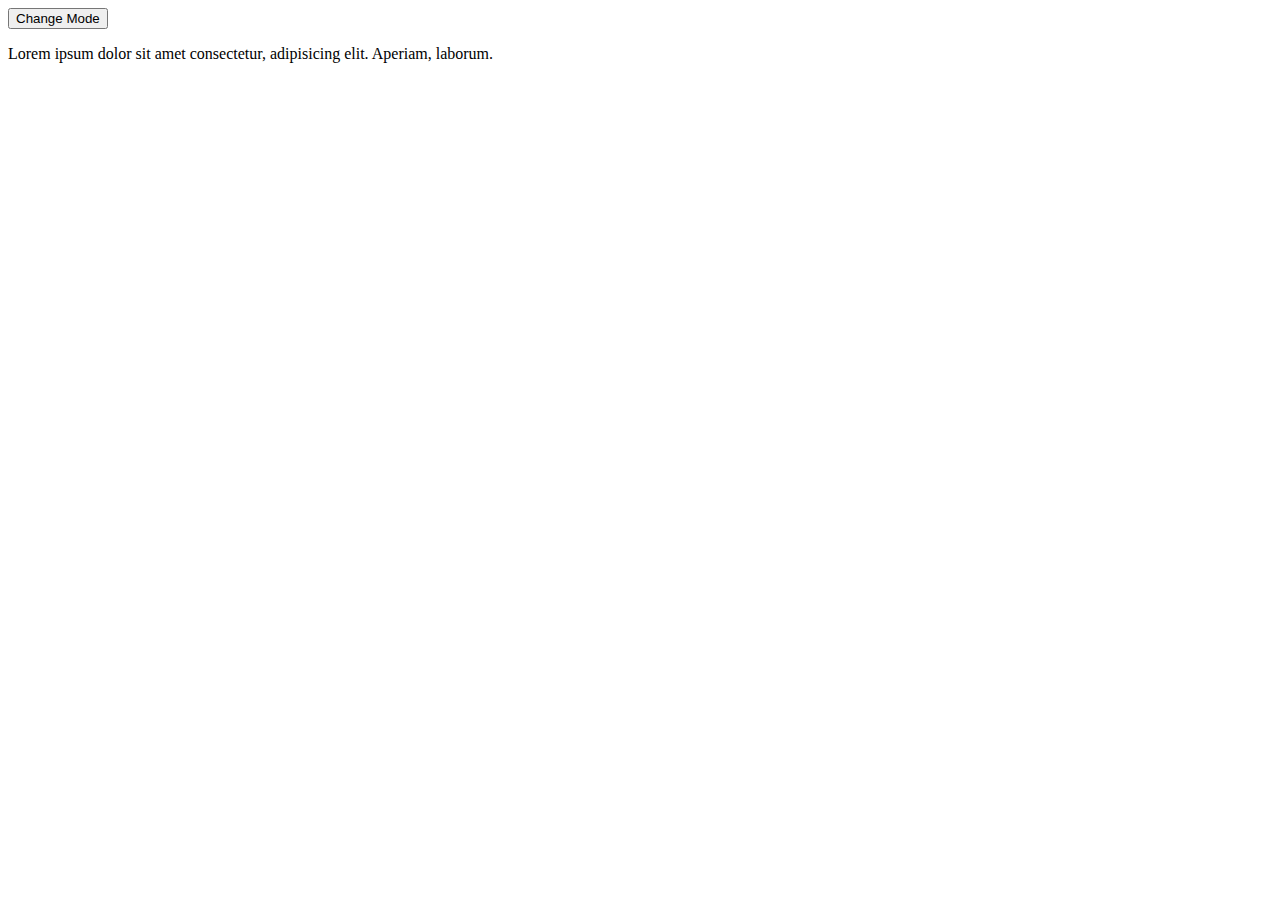
<file: index.html>
<!DOCTYPE html>
<html lang="en">
  <head>
    <meta charset="UTF-8" />
    <meta name="viewport" content="width=device-width, initial-scale=1.0" />
    <title>JS</title>
    <style>
      .dark {
        background-color: black;
        color: #fff;
      }
      .white {
        background-color: #fff;
        color: #000;
      }
    </style>
  </head>
  <body>
    <button id="mode">Change Mode</button>
    <p>Lorem ipsum dolor sit amet consectetur, adipisicing elit. Aperiam, laborum.</p>
    <script src="/Events.js"></script>
    <!-- <script>
      let heading = document.querySelector("h2");
      heading.innerText = heading.innerText + " From me";

      let divs = document.querySelectorAll("div");
      let idx = 1;
      for (div of divs) {
        console.log(div);
        div.innerText = `new value ${idx}`;
        idx++;
      }
      divs[0].innerText = "new text";
      console.log(divs);
    </script> -->
  </body>
</html>
</file>
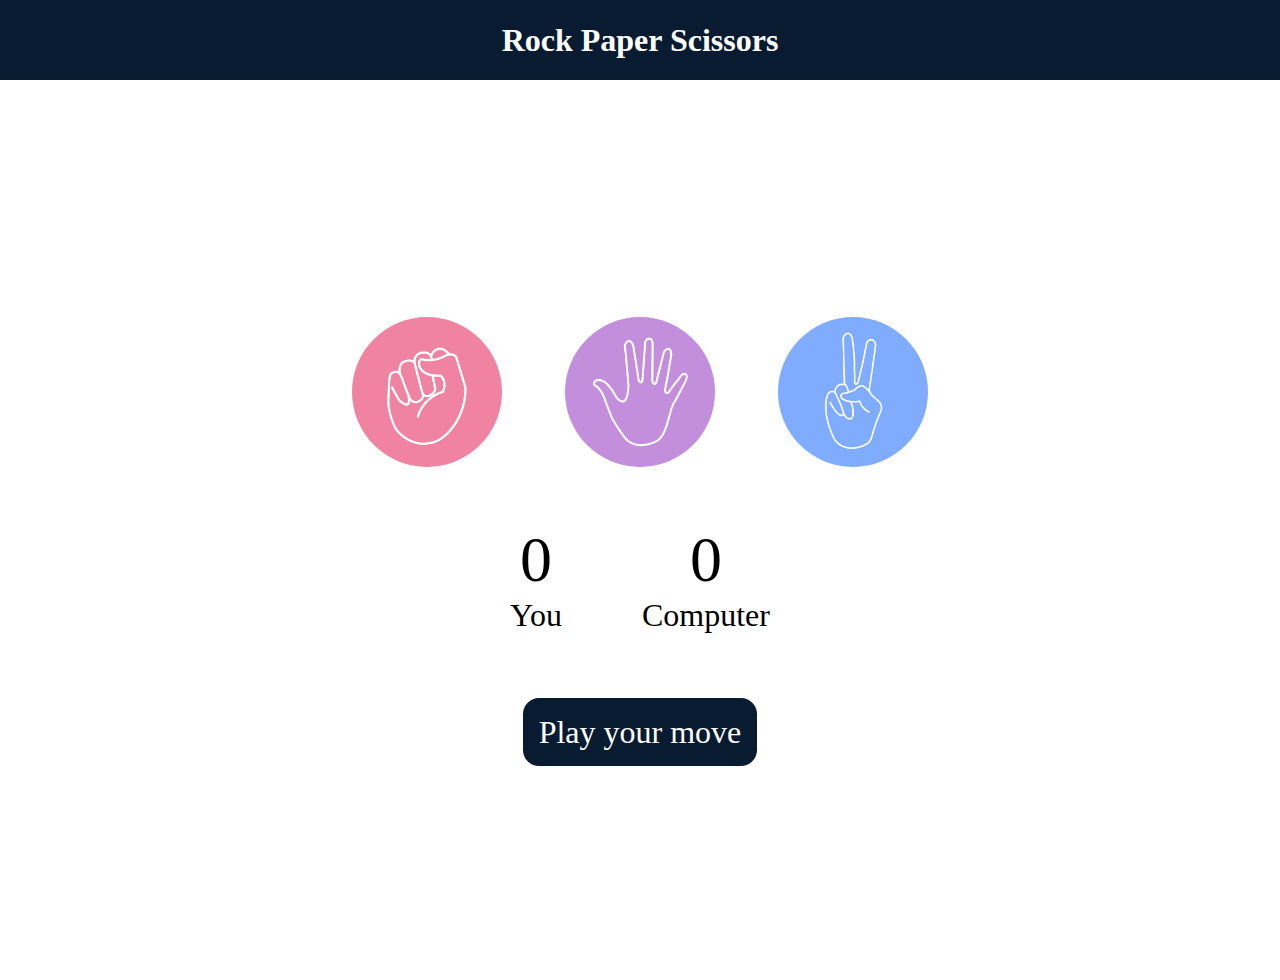
<file: StonePaperScissor/index.html>
<!DOCTYPE html>
<html lang="en">
  <head>
    <meta charset="UTF-8" />
    <meta name="viewport" content="width=device-width, initial-scale=1.0" />
    <title>Rock Paper Scissors Game</title>
    <link rel="stylesheet" href="style.css" />
  </head>
  <body>
    <h1>Rock Paper Scissors</h1>
    <div class="container">
      <div class="choices">
        <div class="choice" id="rock">
          <img src="./images/rock.png" />
        </div>
        <div class="choice" id="paper">
          <img src="./images/paper.png" />
        </div>
        <div class="choice" id="scissors">
          <img src="./images/scissors.png" />
        </div>
      </div>
  
      <div class="score-board">
        <div class="score">
          <p id="user-score">0</p>
          <p>You</p>
        </div>
        <div class="score">
          <p id="comp-score">0</p>
          <p>Computer</p>
        </div>
      </div>
  
      <div class="msg-container">
        <p id="msg">Play your move</p>
      </div>
    </div>
    <script src="app.js"></script>
  </body>
</html>
</file>
<file: StonePaperScissor/style.css>
* {
  margin: 0;
  padding: 0;
  text-align: center;
}

h1 {
  background-color: #081b31;
  color: #fff;
  height: 5rem;
  line-height: 5rem;
}
.container{
  height: 100vh;
  display: flex;
  flex-direction: column;
  justify-content: center;
  align-items: center;
}
.choice {
  height: 165px;
  width: 165px;
  border-radius: 50%;
  display: flex;
  justify-content: center;
  align-items: center;
}

.choice:hover {
  cursor: pointer;
  background-color: #081b31;
}

img {
  height: 150px;
  width: 150px;
  object-fit: cover;
  border-radius: 50%;
}

.choices {
  display: flex;
  justify-content: center;
  align-items: center;
  gap: 3rem;
  /* margin-top: 5rem; */
}

.score-board {
  display: flex;
  justify-content: center;
  align-items: center;
  font-size: 2rem;
  margin-top: 3rem;
  gap: 5rem;
}

#user-score,
#comp-score {
  font-size: 4rem;
}

.msg-container {
  margin-top: 5rem;
}

#msg {
  background-color: #081b31;
  color: #fff;
  font-size: 2rem;
  display: inline;
  padding: 1rem;
  border-radius: 1rem;
}

@media screen and (max-width: 768px) {
  .choices{
    gap: 0.5rem;
  }
  .choice{
    height: 100px;
    width: 100px;
  }
  .choice img{
    height: 100px;
    width: 100px;
  }
  #msg{
    font-size: 1.2rem;
  }
  .score p{
    font-size: 2rem;
  }
  #user-score, #comp-score{
    font-size: 3rem;
  }
}
</file>
